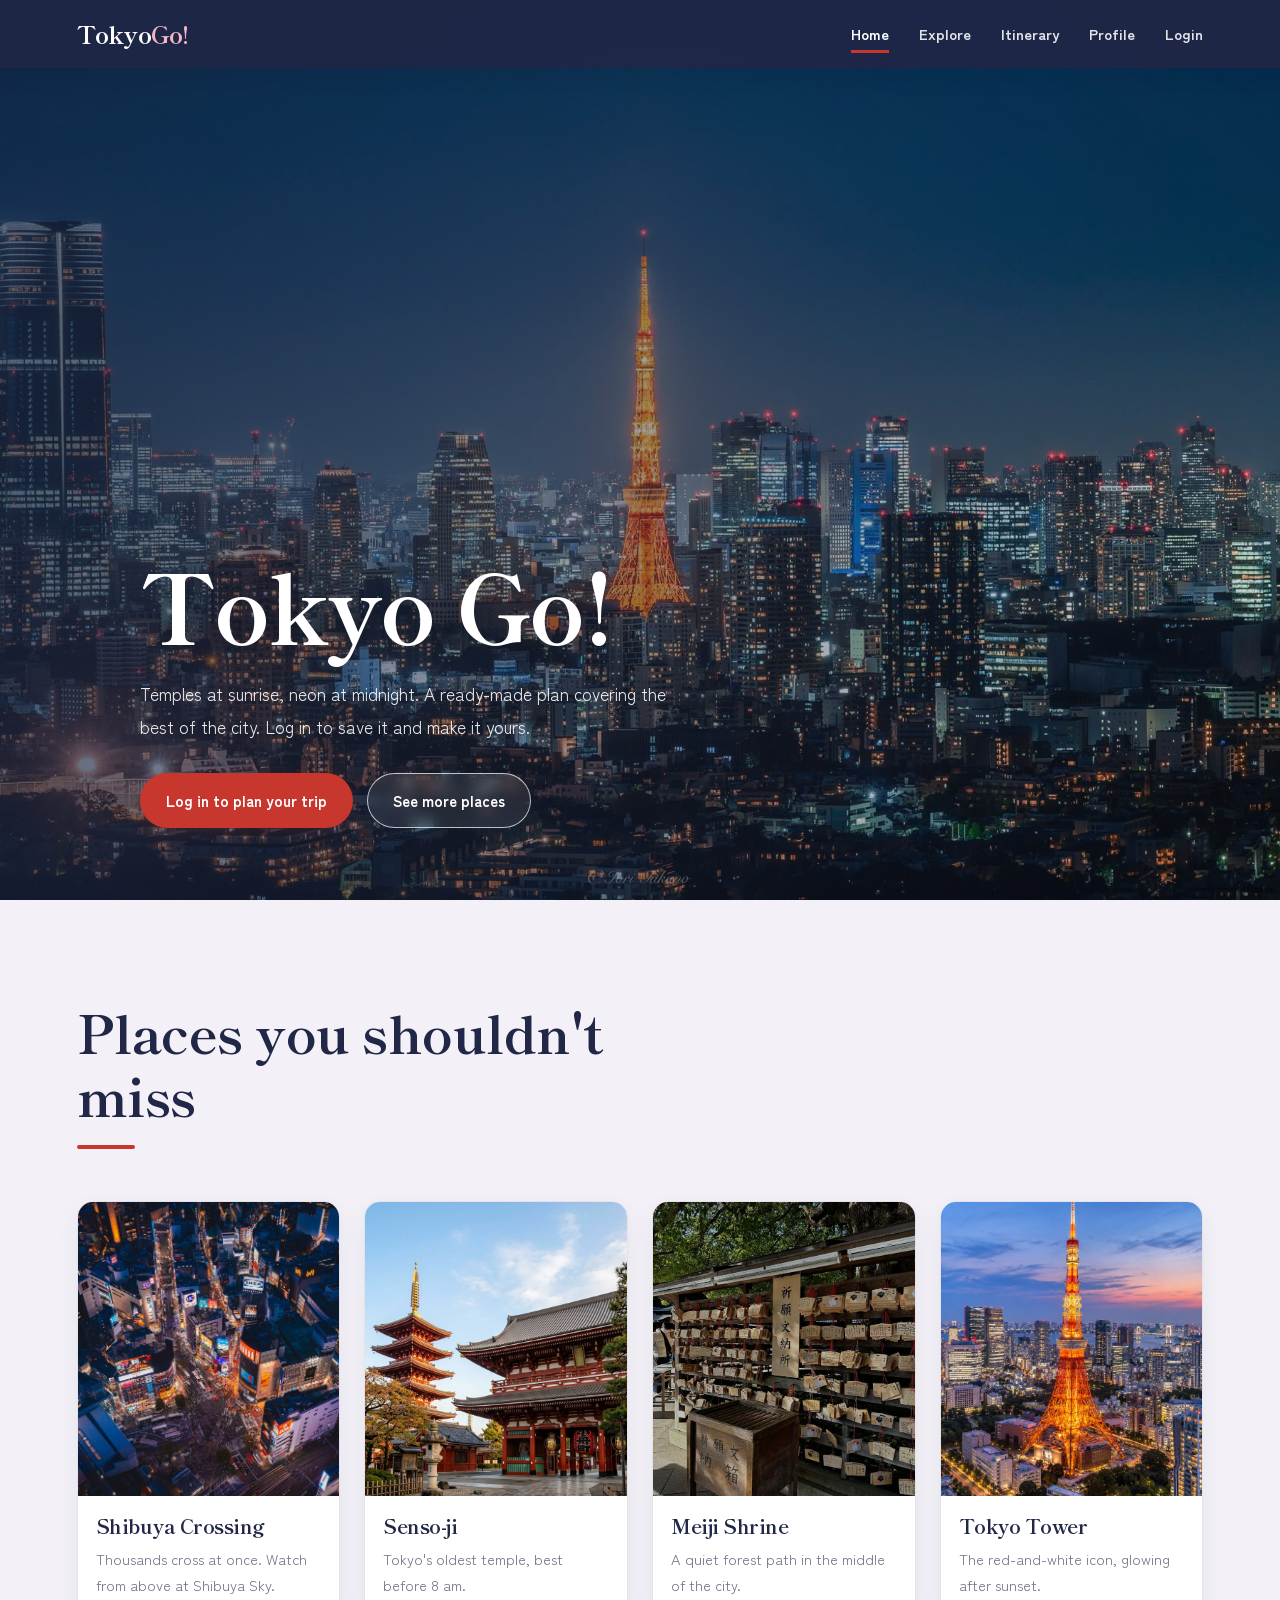
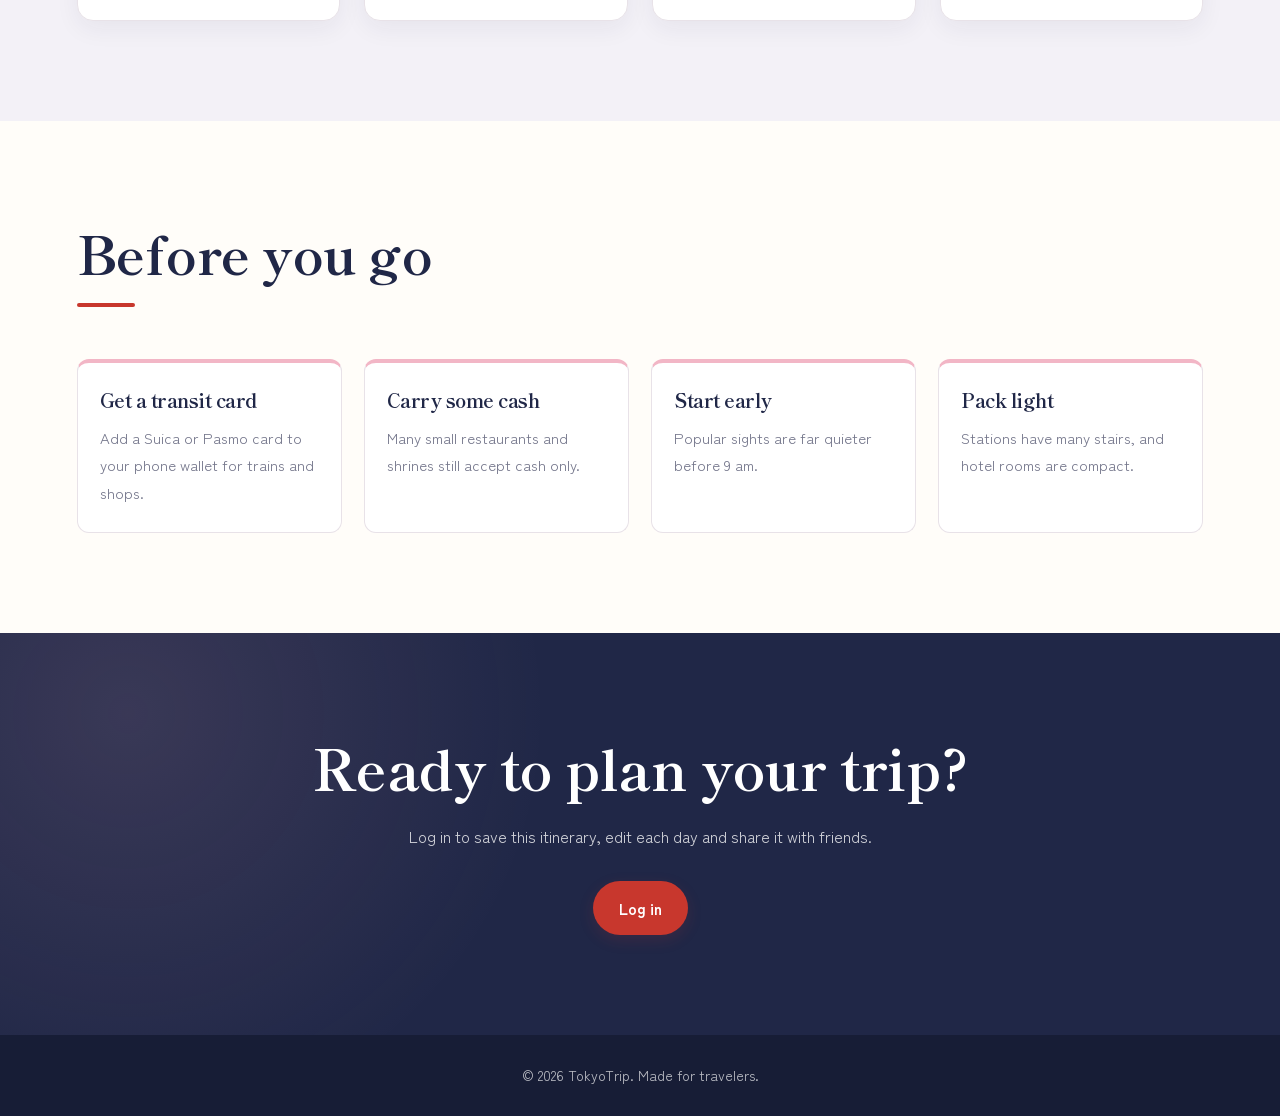
<file: src/main/webapp/index.html>
<!DOCTYPE html>
<html lang="en">
<head>
<meta charset="utf-8">
<meta name="viewport" content="width=device-width, initial-scale=1">
<title>Tokyo Go!</title>
<link rel="preconnect" href="https://fonts.googleapis.com">
<link href="https://fonts.googleapis.com/css2?family=Shippori+Mincho:wght@700&family=Zen+Kaku+Gothic+New:wght@400;700&display=swap" rel="stylesheet">
<link rel="stylesheet" href="style.css">
<link rel="preconnect" href="https://fonts.googleapis.com">
<link href="https://fonts.googleapis.com/css2?family=Shippori+Mincho:wght@700&family=Zen+Kaku+Gothic+New:wght@400;700&display=swap" rel="stylesheet">
<link rel="stylesheet" href="navbar.css">
</head>
<body>
<nav>
  <a class="logo" href="index.html">Tokyo<span>Go!</span></a>
  <button class="menu" aria-label="Open menu">☰</button>
  <ul id="links">
  	<li><a href="index.html" class="active">Home</a></li>
    <li><a href="explore.html">Explore</a></li>
    <li><a href="manage.html">Itinerary</a></li>
    <li><a href="users.html">Profile</a></li>
    <li><a href="login.html">Login</a></li>
  </ul>
</nav>

<header class="hero">
  <div class="bg img"><img src="img/tokyo3.jpg" alt="Tokyo street at night with neon signs"></div>
  <div>
    <h1>Tokyo Go!</h1>
    <p>Temples at sunrise, neon at midnight. A ready-made plan covering the best of the city. Log in to save it and make it yours.</p>
    <div class="row">
      <a class="btn" href="login.html">Log in to plan your trip</a>
      <a class="btn ghost" href="explore.html">See more places</a>
    </div>
  </div>
</header>

<section id="places" class="alt">
  <div class="wrap">
    <div class="head"><h2>Places you shouldn't miss</h2></div>
    <div class="places">
      <div class="place"><div class="img"><img src="img/shibuya2.jpg" auto="format&fit=crop&w=600&q=70" alt="Shibuya Crossing" loading="lazy"></div><h3>Shibuya Crossing</h3><p>Thousands cross at once. Watch from above at Shibuya Sky.</p></div>
      <div class="place"><div class="img"><img src="img/senso-ji.jpeg" auto="format&fit=crop&w=600&q=70" alt="Senso-ji" loading="lazy"></div><h3>Senso-ji</h3><p>Tokyo's oldest temple, best before 8 am.</p></div>
      <div class="place"><div class="img"><img src="img/meiji.jpg" auto="format&fit=crop&w=600&q=70" alt="Meiji Shrine" loading="lazy"></div><h3>Meiji Shrine</h3><p>A quiet forest path in the middle of the city.</p></div>
      <div class="place"><div class="img"><img src="img/tokyoTower.jpg" auto="format&fit=crop&w=600&q=70" alt="Tokyo Tower" loading="lazy"></div><h3>Tokyo Tower</h3><p>The red-and-white icon, glowing after sunset.</p></div>
    </div>
  </div>
</section>

<section id="tips">
  <div class="wrap">
    <div class="head"><h2>Before you go</h2></div>
    <div class="tips">
      <div><h3>Get a transit card</h3><p>Add a Suica or Pasmo card to your phone wallet for trains and shops.</p></div>
      <div><h3>Carry some cash</h3><p>Many small restaurants and shrines still accept cash only.</p></div>
      <div><h3>Start early</h3><p>Popular sights are far quieter before 9 am.</p></div>
      <div><h3>Pack light</h3><p>Stations have many stairs, and hotel rooms are compact.</p></div>
    </div>
  </div>
</section>

<section class="cta">
  <div class="wrap">
    <h2>Ready to plan your trip?</h2>
    <p>Log in to save this itinerary, edit each day and share it with friends.</p>
    <a class="btn" href="login.html">Log in</a>
  </div>
</section>

<footer>© 2026 TokyoTrip. Made for travelers.</footer>

<script src="navbar.js"></script>
<script src="index.js"></script>

</body>
</html>
</file>
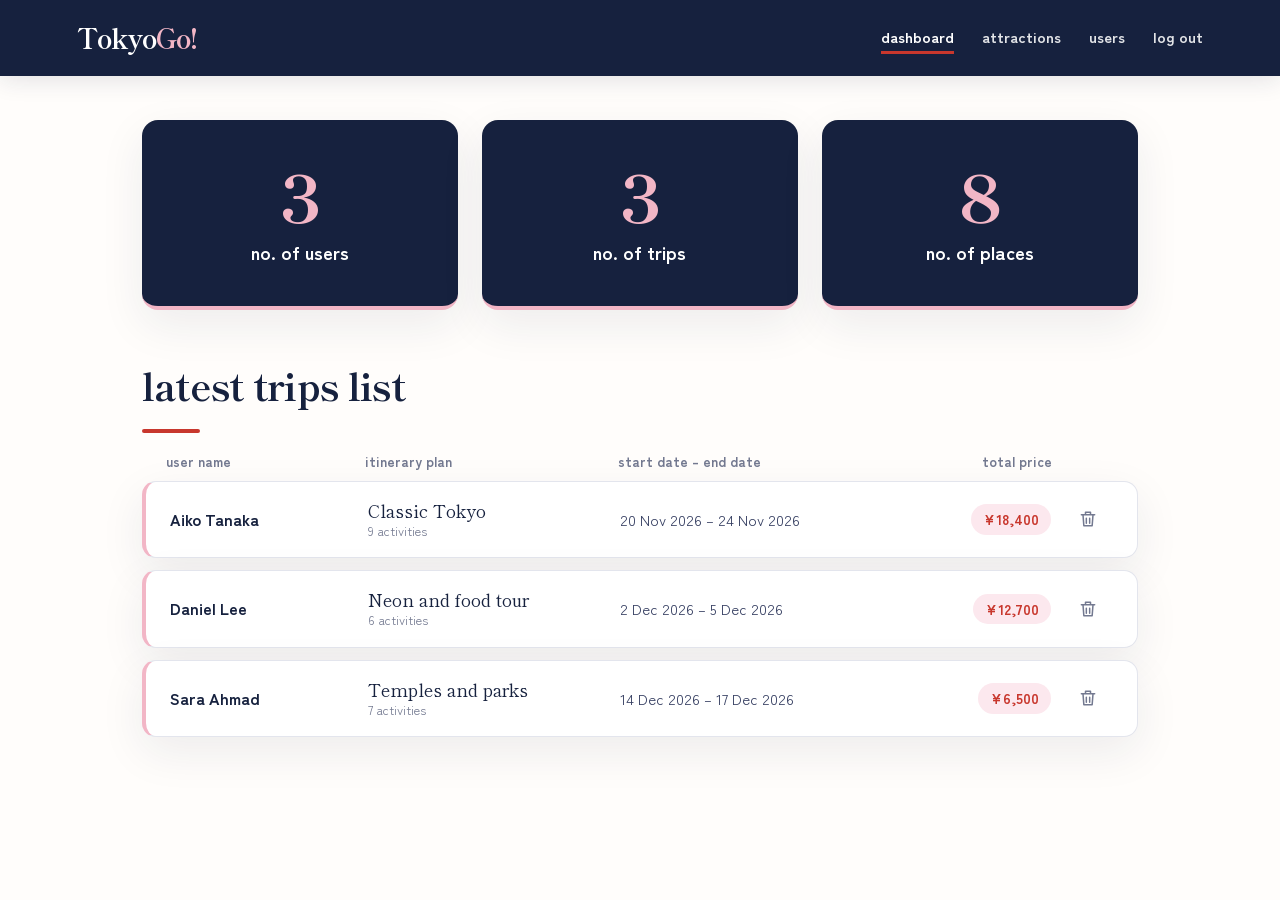
<file: src/main/webapp/dashboard.html>
<!DOCTYPE html>
<html lang="en">
<head>
<meta charset="UTF-8">
<meta name="viewport" content="width=device-width, initial-scale=1.0">
<title>Dashboard | Tokyo Go!</title>
<link rel="preconnect" href="https://fonts.googleapis.com">
<link rel="preconnect" href="https://fonts.gstatic.com" crossorigin>
<link href="https://fonts.googleapis.com/css2?family=Shippori+Mincho:wght@700&family=Zen+Kaku+Gothic+New:wght@400;500;700&display=swap" rel="stylesheet">
<link rel="stylesheet" href="dashboard.css">
<script src="dashboard.js" defer></script>
</head>
<body>

<header class="top">
  <a class="logo" href="index.html" aria-label="Tokyo Go home">Tokyo<span>Go!</span></a>
  <nav aria-label="Admin">
    <a href="dashboard.html" aria-current="page">dashboard</a>
    <a href="attraction.html">attractions</a>
    <a href="users.html">users</a>
    <a href="login.html">log out</a>
  </nav>
</header>

<main class="wrap">
  <h1 class="sr">Dashboard</h1>
  <section class="stats" aria-label="Totals">
    <div class="stat">
      <strong id="n-users">0</strong>
      <span>no. of users</span>
    </div>
    <div class="stat">
      <strong id="n-trips">0</strong>
      <span>no. of trips</span>
    </div>
    <div class="stat">
      <strong id="n-places">0</strong>
      <span>no. of places</span>
    </div>
  </section>

  <section class="trips" aria-labelledby="trips-title">
    <h2 id="trips-title">latest trips list</h2>

    <div class="cols" aria-hidden="true">
      <span>user name</span>
      <span>itinerary plan</span>
      <span>start date – end date</span>
      <span>total price</span>
      <span></span>
    </div>

    <ul id="trip-list"></ul>
  </section>

</main>
</body>
</html>
</file>
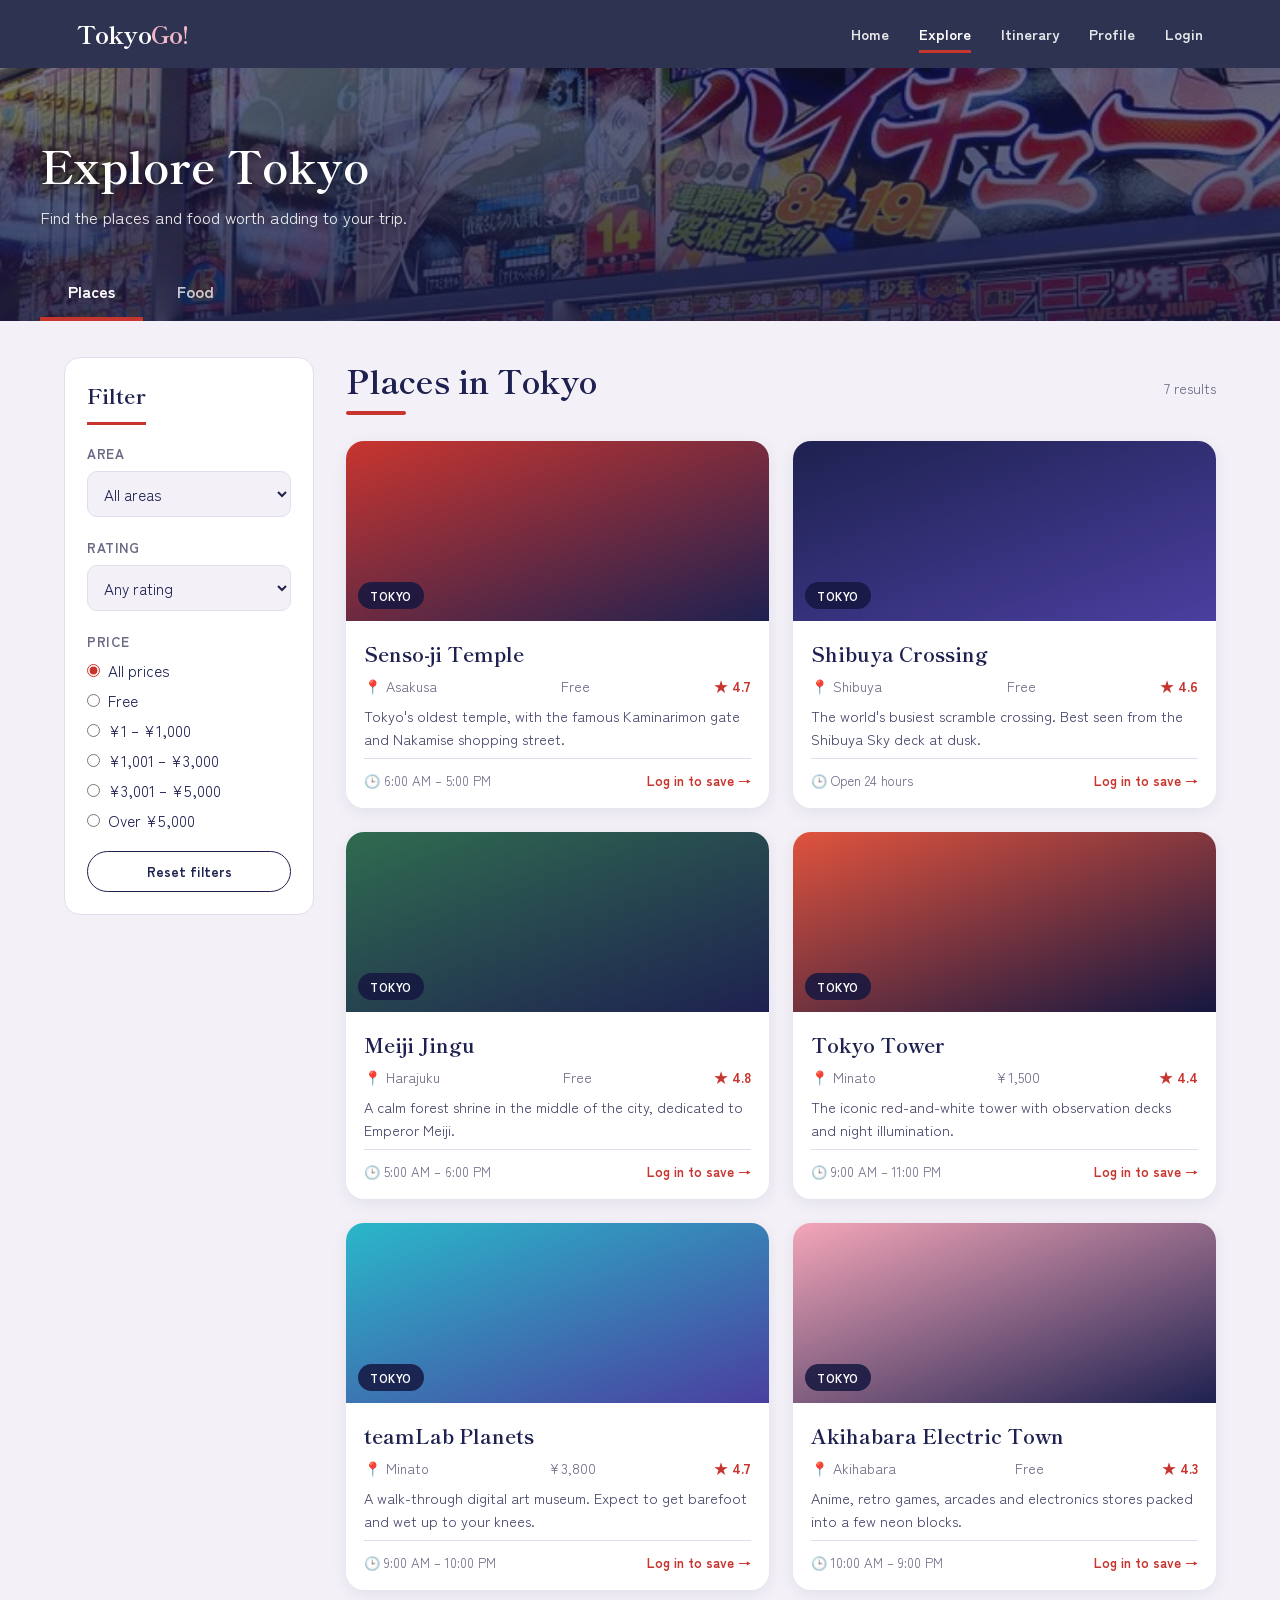
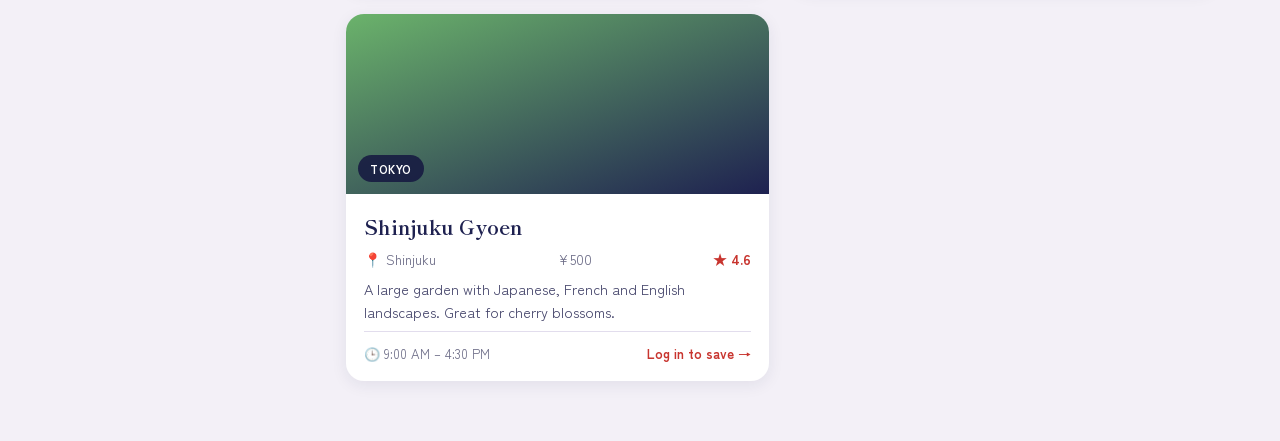
<file: src/main/webapp/explore.html>
<!DOCTYPE html>
<html lang="en">
<head>
<meta charset="UTF-8">
<meta name="viewport" content="width=device-width, initial-scale=1">
<title>Explore | TokyoGo!</title>
<link rel="preconnect" href="https://fonts.googleapis.com">
<link rel="preconnect" href="https://fonts.gstatic.com" crossorigin>
<link href="https://fonts.googleapis.com/css2?family=Shippori+Mincho:wght@700&family=Zen+Kaku+Gothic+New:wght@400;500;700&display=swap" rel="stylesheet">
<link rel="stylesheet" href="navbar.css">
<link rel="stylesheet" href="explore.css">
</head>
<body class="page">

<nav>
  <a class="logo" href="index.html">Tokyo<span>Go!</span></a>
  <button class="menu" aria-label="Open menu">☰</button>
  <ul id="links">
    <li><a href="index.html">Home</a></li>
    <li><a href="explore.html" class="active">Explore</a></li>
    <li><a href="manage.html">Itinerary</a></li>
    <li><a href="users.html">Profile</a></li>
    <li><a href="login.html">Login</a></li>
  </ul>
</nav>

<section class="page-head">
  <div class="inner">
    <h1>Explore Tokyo</h1>
    <p>Find the places and food worth adding to your trip.</p>
    <div class="tabs">
      <button class="tab active" data-type="place">Places</button>
      <button class="tab" data-type="food">Food</button>
    </div>
  </div>
</section>

<main class="layout">
  <!-- FILTER -->
  <aside class="filter">
    <h3>Filter</h3>

    <div class="field">
      <label class="title" for="area">Area</label>
      <select id="area">
        <option value="all">All areas</option>
        <option>Asakusa</option>
        <option>Shibuya</option>
        <option>Shinjuku</option>
        <option>Harajuku</option>
        <option>Akihabara</option>
        <option>Minato</option>
      </select>
    </div>

    <div class="field">
      <label class="title" for="rating">Rating</label>
      <select id="rating">
        <option value="0">Any rating</option>
        <option value="4.5">4.5 &amp; up</option>
        <option value="4">4.0 &amp; up</option>
        <option value="3.5">3.5 &amp; up</option>
      </select>
    </div>

    <div class="field">
      <span class="title">Price</span>
      <label class="radio"><input type="radio" name="price" data-min="0" data-max="999999" checked> All prices</label>
      <label class="radio"><input type="radio" name="price" data-min="0" data-max="0"> Free</label>
      <label class="radio"><input type="radio" name="price" data-min="1" data-max="1000"> ¥1 – ¥1,000</label>
      <label class="radio"><input type="radio" name="price" data-min="1001" data-max="3000"> ¥1,001 – ¥3,000</label>
      <label class="radio"><input type="radio" name="price" data-min="3001" data-max="5000"> ¥3,001 – ¥5,000</label>
      <label class="radio"><input type="radio" name="price" data-min="5001" data-max="999999"> Over ¥5,000</label>
    </div>

    <button class="reset" id="reset">Reset filters</button>
  </aside>

  <!-- RESULTS -->
  <section>
    <div class="results-head">
      <h2 id="heading">Places in Tokyo</h2>
      <span id="count"></span>
    </div>
    <div class="underline"></div>
    <div class="grid" id="grid"></div>
  </section>
</main>

<script src="navbar.js"></script>
<script src="explore.js"></script>
</body>
</html>
</file>
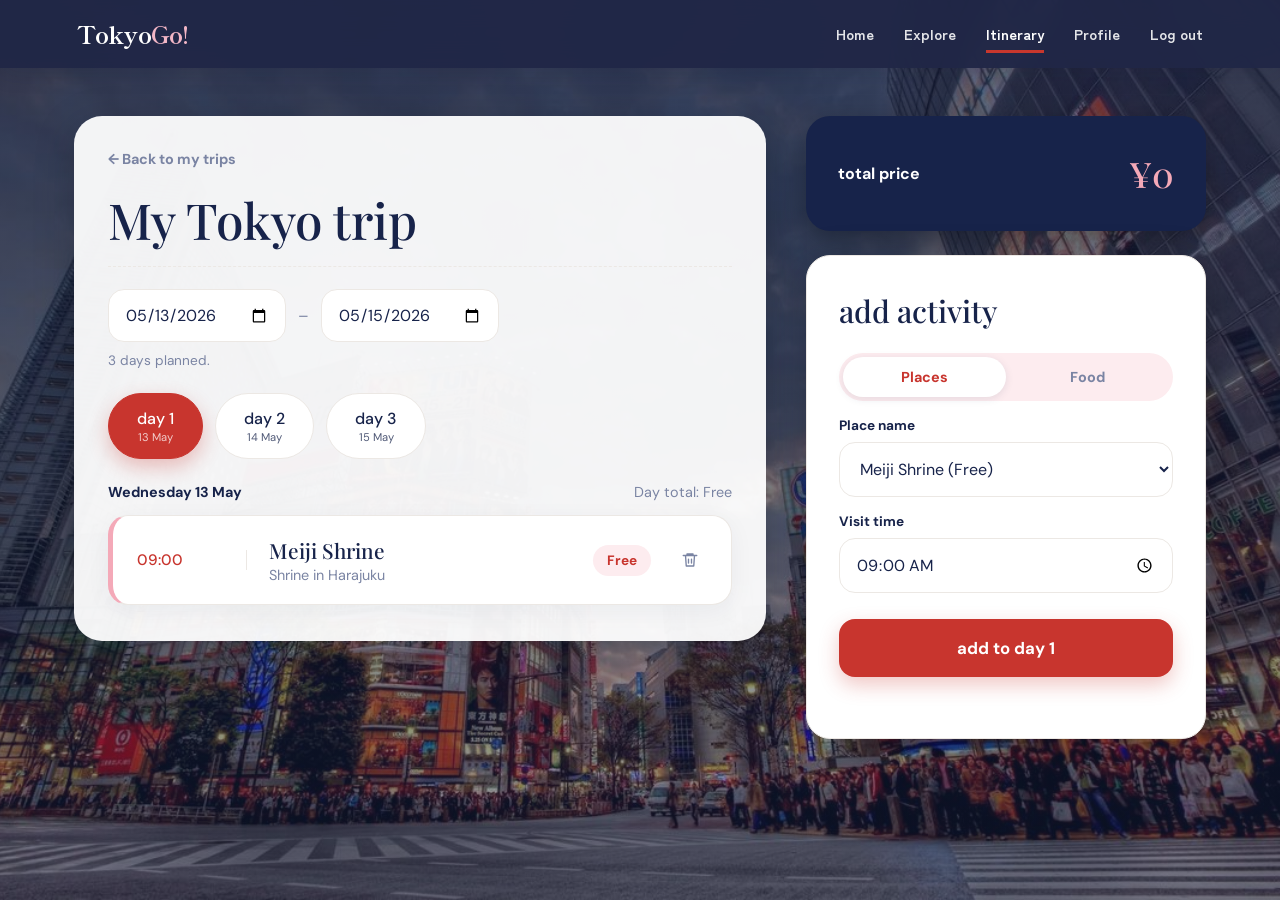
<file: src/main/webapp/itinerary.html>
<!DOCTYPE html>
<html lang="en">
<head>
<meta charset="UTF-8">
<meta name="viewport" content="width=device-width, initial-scale=1">
<title>Itinerary | Tokyo Go!</title>
<link rel="preconnect" href="https://fonts.googleapis.com">
<link href="https://fonts.googleapis.com/css2?family=Shippori+Mincho:wght@700&family=Zen+Kaku+Gothic+New:wght@400;700&family=DM+Sans:wght@400;500;700&family=Playfair+Display:wght@500;600&display=swap" rel="stylesheet">
<link rel="stylesheet" href="navbar.css">
<link rel="stylesheet" href="itinerary.css">
</head>
<body class="page">

<nav>
  <a class="logo" href="index.html">Tokyo<span>Go!</span></a>
  <button class="menu" aria-label="Open menu">☰</button>
  <ul id="links">
    <li><a href="index.html">Home</a></li>
    <li><a href="explore.html">Explore</a></li>
    <li><a href="manage.html" class="active">Itinerary</a></li>
    <li><a href="users.html">Profile</a></li>
    <li><a href="login.html">Log out</a></li>
  </ul>
</nav>

<div class="wrap">
  <section>
    <a class="back-link" href="manage.html">← Back to my trips</a>
    <h1 id="title">My Tokyo trip</h1>

    <div class="dates">
      <input type="date" id="startDate" aria-label="Start date">
      <span class="dash">–</span>
      <input type="date" id="endDate" aria-label="End date">
    </div>
    <div class="hint" id="dateHint">Days are generated from these dates.</div>

    <div class="days" id="days"></div>
    <div class="day-head" id="dayHead"></div>
    <div id="activities"></div>
  </section>

  <aside>
    <div class="total"><span>total price</span><strong id="total">¥0</strong></div>

    <div class="panel">
      <h2>add activity</h2>

      <div class="seg" id="seg">
        <button type="button" class="on" data-cat="place">Places</button>
        <button type="button" data-cat="food">Food</button>
      </div>

      <label for="placeSelect">Place name</label>
      <select id="placeSelect"></select>

      <label for="visitTime">Visit time</label>
      <input type="time" id="visitTime" value="09:00">

      <button class="add-btn" id="addBtn">add to day 1</button>
      <div class="form-err" id="formErr"></div>
    </div>
  </aside>
</div>

<script src="navbar.js"></script>
<script src="itinerary.js"></script>
</body>
</html>
</file>
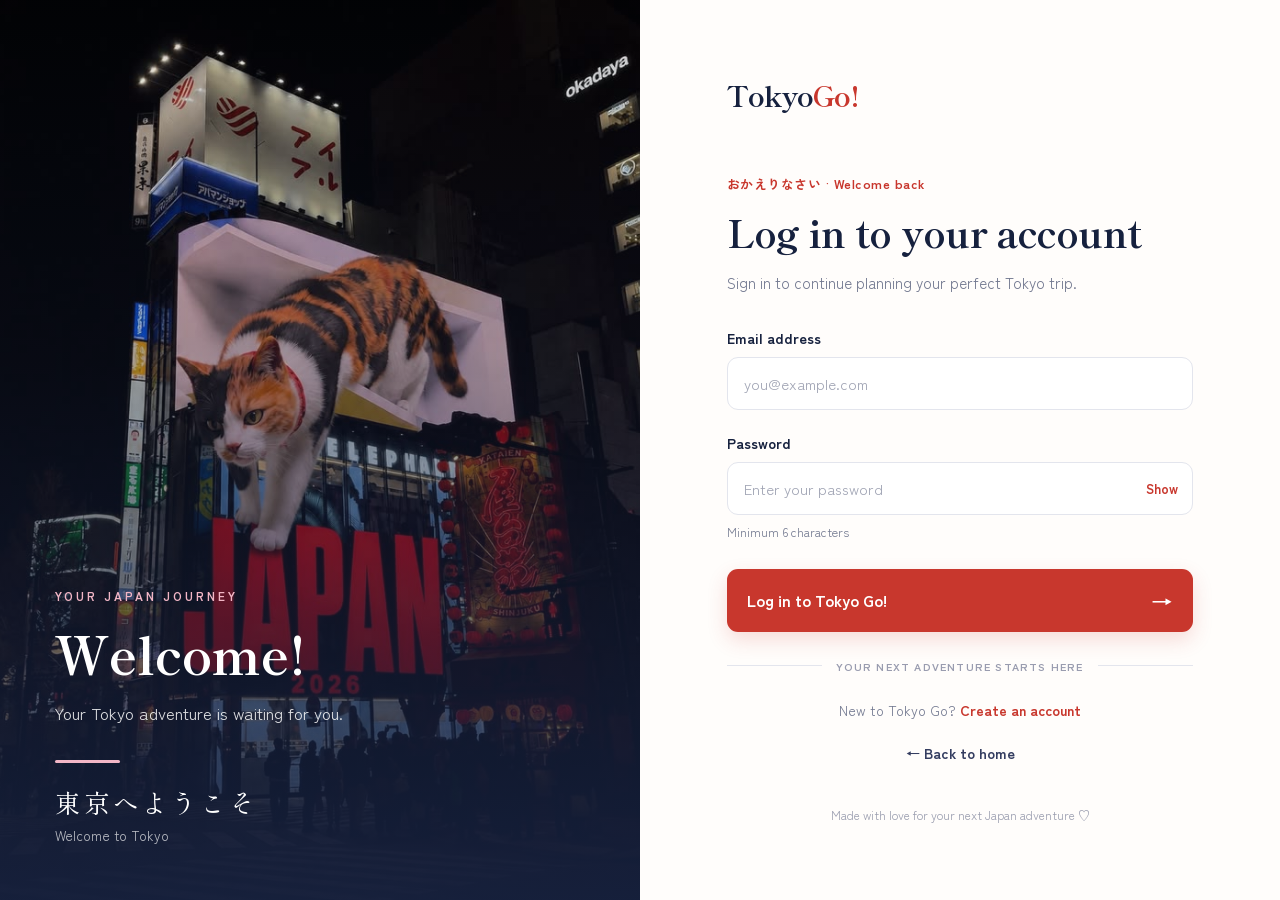
<file: src/main/webapp/login.html>
<!DOCTYPE html>
<html lang="en">
<head>
    <meta charset="UTF-8">
    <meta name="viewport" content="width=device-width, initial-scale=1.0">

    <title>Log In | Tokyo Go!</title>
    <meta name="description" content="Log in to Tokyo Go! and continue planning your Tokyo adventure.">

    <!-- Google Fonts -->
    <link rel="preconnect" href="https://fonts.googleapis.com">
    <link rel="preconnect" href="https://fonts.gstatic.com" crossorigin>
    <link href="https://fonts.googleapis.com/css2?family=Shippori+Mincho:wght@700&family=Zen+Kaku+Gothic+New:wght@400;500;700&display=swap" rel="stylesheet">

    <!-- CSS -->
    <link rel="stylesheet" href="login.css">

    <!-- JavaScript -->
    <script src="login.js" defer></script>
</head>

<body>
    <div class="split">

        <!-- Left Image Section -->
        <aside class="side">
            <div class="side-image">
                <img
				    src="img/japan2026.jpg"
				    alt="Tokyo city streets illuminated at night"
				>
            </div>

            <div class="side-content">
                <span class="eyebrow">YOUR JAPAN JOURNEY</span>

                <h2>Welcome!</h2>

                <p>Your Tokyo adventure is waiting for you.</p>

                <div class="decorative-line"></div>

                <p class="japanese-text" lang="ja">東京へようこそ</p>
                <p class="translation">Welcome to Tokyo</p>
            </div>
        </aside>

        <!-- Right Login Section -->
        <main class="form-section">

            <a class="logo" href="index.html" aria-label="Tokyo Go home">
                Tokyo<span>Go!</span>
            </a>

            <div class="form-heading">
                <span class="welcome-label">
                    おかえりなさい · Welcome back
                </span>

                <h1>Log in to your account</h1>

                <p class="subtitle">
                    Sign in to continue planning your perfect Tokyo trip.
                </p>
            </div>

            <!-- Login Form -->
            <form id="login-form" novalidate>

                <!-- Email Address -->
                <div class="input-group">
                    <label for="email">Email address</label>

                    <input
                        type="email"
                        id="email"
                        name="email"
                        autocomplete="email"
                        placeholder="you@example.com"
                        required
                    >
                </div>

                <!-- Password -->
                <div class="input-group">
                    <label for="password">Password</label>

                    <div class="password-wrapper">
                        <input
                            type="password"
                            id="password"
                            name="password"
                            autocomplete="current-password"
                            placeholder="Enter your password"
                            required
                        >

                        <button
                            type="button"
                            class="toggle-password"
                            id="toggle-password"
                            aria-label="Show password"
                            aria-controls="password"
                            aria-pressed="false"
                        >
                            Show
                        </button>
                    </div>

                    <p class="password-hint">
                        Minimum 6 characters
                    </p>
                </div>

                <!-- Submit Button -->
                <button type="submit" class="login-button">
                    <span>Log in to Tokyo Go!</span>
                    <span class="button-arrow" aria-hidden="true">→</span>
                </button>

                <!-- Message Area -->
                <div
                    class="message"
                    id="login-message"
                    role="status"
                    aria-live="polite"
                ></div>

            </form>

            <!-- Divider -->
            <div class="divider">
                <span>YOUR NEXT ADVENTURE STARTS HERE</span>
            </div>

            <!-- Sign-up Link -->
            <p class="alt-link">
                New to Tokyo Go?
                <a href="signup.html">Create an account</a>
            </p>

            <!-- Back to Home -->
            <a class="back-home" href="index.html">
                ← Back to home
            </a>

            <p class="footer-note">
                Made with love for your next Japan adventure ♡
            </p>

        </main>
    </div>
</body>
</html>
</file>
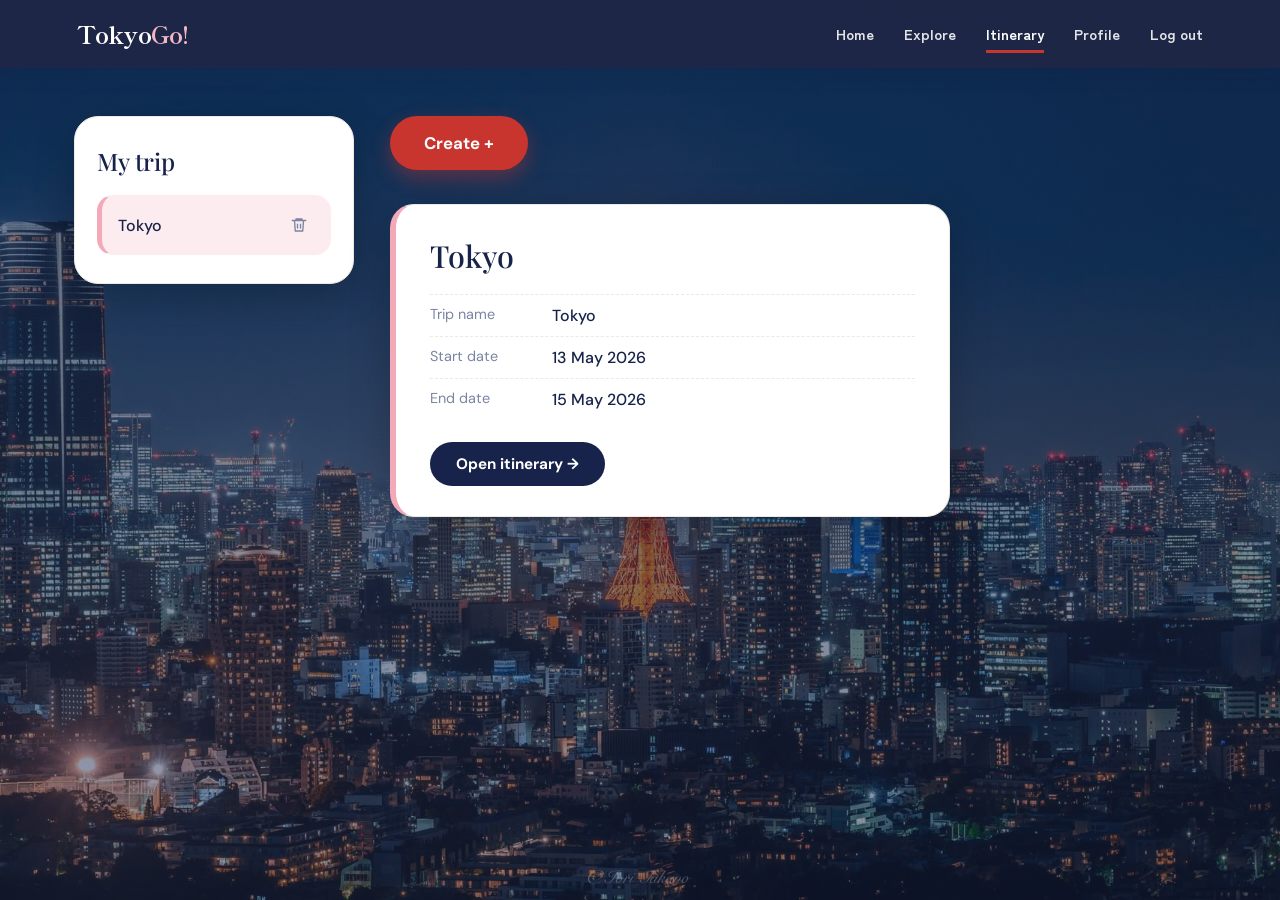
<file: src/main/webapp/manage.html>
<!DOCTYPE html>
<html lang="en">
<head>
<meta charset="UTF-8">
<meta name="viewport" content="width=device-width, initial-scale=1">
<title>Manage | Tokyo Go!</title>
<link rel="preconnect" href="https://fonts.googleapis.com">
<link href="https://fonts.googleapis.com/css2?family=Shippori+Mincho:wght@700&family=Zen+Kaku+Gothic+New:wght@400;700&family=DM+Sans:wght@400;500;700&family=Playfair+Display:wght@500;600&display=swap" rel="stylesheet">
<link rel="stylesheet" href="navbar.css">
<link rel="stylesheet" href="manage.css">
</head>
<body class="page">

<nav>
  <a class="logo" href="index.html">Tokyo<span>Go!</span></a>
  <button class="menu" aria-label="Open menu">☰</button>
  <ul id="links">
    <li><a href="index.html">Home</a></li>
    <li><a href="explore.html">Explore</a></li>
    <li><a href="manage.html" class="active">Itinerary</a></li>
    <li><a href="users.html">Profile</a></li>
    <li><a href="login.html">Log out</a></li>
  </ul>
</nav>

<div class="wrap">
  <aside>
    <h2>My trip</h2>
    <ul id="tripList"></ul>
  </aside>

  <main>
    <button class="create-btn" id="openCreate">Create +</button>
    <div id="detail"></div>
  </main>
</div>

<div class="overlay" id="overlay">
  <form class="modal" id="tripForm">
    <h2>New trip</h2>
    <label for="tName">Trip name</label>
    <input id="tName" type="text" placeholder="e.g. Tokyo" required>
    <label for="tStart">Start date</label>
    <input id="tStart" type="date" required>
    <label for="tEnd">End date</label>
    <input id="tEnd" type="date" required>
    <div class="error" id="formError"></div>
    <div class="btns">
      <button type="button" class="btn-cancel" id="cancelBtn">Cancel</button>
      <button type="submit" class="btn-save">Create</button>
    </div>
  </form>
</div>

<script src="navbar.js"></script>
<script src="manage.js"></script>
</body>
</html>
</file>
<file: src/main/webapp/style.css>
/* ========================================
   TOKYO GO! — JAPANESE TRAVEL DESIGN
   ======================================== */

:root {
    --ink: #202747;
    --ink-light: #343d60;
    --mist: #f3f1f7;
    --paper: #fffdf9;
    --sakura: #f2b6c6;
    --sakura-light: #fce8ee;
    --torii: #c8372d;
    --torii-dark: #a72d25;
    --line: #e8e2e8;
    --muted: #74768b;
    --white: #ffffff;
    --shadow: 0 12px 35px rgba(32, 39, 71, 0.09);
    --radius: 20px;
}

/* Reset */
* {
    box-sizing: border-box;
    margin: 0;
    padding: 0;
}

html {
    scroll-behavior: smooth;
    scroll-padding-top: 90px;
}

body {
    font-family: "Zen Kaku Gothic New", "Hiragino Sans",
        Arial, sans-serif;
    color: var(--ink);
    background: var(--paper);
    line-height: 1.75;
    -webkit-font-smoothing: antialiased;
}

h1,
h2,
h3 {
    font-family: "Shippori Mincho", "Hiragino Mincho ProN",
        Georgia, serif;
    line-height: 1.2;
    font-weight: 700;
    letter-spacing: -0.5px;
}

p {
    overflow-wrap: break-word;
}

a {
    color: inherit;
    transition: color 0.25s ease, background 0.25s ease;
}

img {
    display: block;
    max-width: 100%;
}

.bg video {
  width: 100%;
  height: 100%;
  object-fit: cover;
}

button,
input {
    font: inherit;
}

button,
a {
    -webkit-tap-highlight-color: transparent;
}

:focus-visible {
    outline: 3px solid var(--sakura);
    outline-offset: 4px;
}

/* ========================================
   NAVIGATION
   ======================================== */

nav {
    position: fixed;
    inset: 0 0 auto;
    z-index: 100;
    display: flex;
    align-items: center;
    justify-content: space-between;
    gap: 24px;
    padding: 15px 6vw;
    background: rgba(32, 39, 71, 0.94);
    backdrop-filter: blur(14px);
    -webkit-backdrop-filter: blur(14px);
    color: var(--white);
    box-shadow: 0 4px 25px rgba(20, 25, 48, 0.12);
}

.logo {
    font-family: "Shippori Mincho", Georgia, serif;
    font-size: 1.55rem;
    font-weight: 700;
    text-decoration: none;
    letter-spacing: -0.8px;
    white-space: nowrap;
}

.logo span {
    color: var(--sakura);
}

nav ul {
    display: flex;
    align-items: center;
    gap: 30px;
    list-style: none;
}

nav ul a {
    text-decoration: none;
    font-size: 0.91rem;
    font-weight: 700;
    color: rgba(255, 255, 255, 0.88);
}

nav ul a:hover {
    color: var(--sakura);
}

nav ul a.btn {
    color: var(--white);
}

.menu {
    display: none;
    border: 0;
    background: transparent;
    color: var(--white);
    font-size: 1.8rem;
    cursor: pointer;
    padding: 4px 8px;
}

/* ========================================
   BUTTONS
   ======================================== */

.btn {
    display: inline-flex;
    justify-content: center;
    align-items: center;
    gap: 8px;
    padding: 13px 25px;
    border: 1px solid transparent;
    border-radius: 999px;
    background: var(--torii);
    color: var(--white) !important;
    text-decoration: none;
    text-align: center;
    font-weight: 700;
    font-size: 0.95rem;
    cursor: pointer;
    box-shadow: 0 5px 15px rgba(200, 55, 45, 0.15);
    transition: transform 0.25s ease,
        background 0.25s ease,
        box-shadow 0.25s ease;
}

.btn:hover {
    background: var(--torii-dark);
    transform: translateY(-2px);
    box-shadow: 0 8px 22px rgba(200, 55, 45, 0.22);
}

.btn.ghost {
    background: rgba(255, 255, 255, 0.08);
    border: 1px solid rgba(255, 255, 255, 0.7);
    color: var(--white) !important;
    box-shadow: none;
    backdrop-filter: blur(6px);
}

.btn.ghost:hover {
    background: var(--white);
    color: var(--ink) !important;
}

nav .btn {
    padding: 9px 20px;
    font-size: 0.88rem;
}

/* ========================================
   HERO SECTION
   ======================================== */

.hero {
    min-height: 100vh;
    min-height: 100svh;
    display: grid;
    align-items: end;
    position: relative;
    isolation: isolate;
    overflow: hidden;
    padding: 155px 7vw 8vh;
    color: var(--white);

    background:
        linear-gradient(
            180deg,
            rgba(22, 33, 62, 0.25) 0%,
            rgba(22, 33, 62, 0.48) 40%,
            rgba(22, 33, 62, 0.96) 100%
        ),
        var(--ink);
}

.hero .bg {
    position: absolute;
    inset: 0;
    z-index: -1;
    background: var(--ink);
}

.hero .bg img {
    width: 100%;
    height: 100%;
    object-fit: cover;
    object-position: center;
    opacity: 0.92;
}

.hero .bg::after {
    content: "";
    position: absolute;
    inset: 0;
    background: linear-gradient(
        90deg,
        rgba(22, 33, 62, 0.65),
        rgba(22, 33, 62, 0.08)
    );
}

.hero > div:not(.bg) {
    width: 100%;
    max-width: 1000px;
    margin: 0 auto;
}

.hero h1 {
    max-width: 850px;
    font-size: clamp(3rem, 7.5vw, 6.5rem);
    line-height: 1.08;
    letter-spacing: -2px;
    text-shadow: 0 4px 25px rgba(0, 0, 0, 0.18);
}

.hero p {
    max-width: 540px;
    margin: 22px 0 30px;
    color: rgba(255, 255, 255, 0.9);
    font-size: 1.08rem;
    line-height: 1.9;
}

.hero .row {
    display: flex;
    flex-wrap: wrap;
    gap: 14px;
}

/* ========================================
   DATE PICKER
   ======================================== */

.picker {
    max-width: 700px;
    margin-top: 44px;
    padding: 25px;
    border: 1px solid rgba(255, 255, 255, 0.25);
    border-radius: var(--radius);
    background: rgba(255, 255, 255, 0.12);
    backdrop-filter: blur(16px);
    -webkit-backdrop-filter: blur(16px);
    box-shadow: 0 12px 35px rgba(0, 0, 0, 0.12);
}

.picker label {
    display: block;
    margin-bottom: 8px;
    font-size: 0.88rem;
    font-weight: 700;
    color: var(--white);
}

.pick-row {
    display: flex;
    align-items: end;
    flex-wrap: wrap;
    gap: 14px;
}

.field {
    flex: 1 1 170px;
    min-width: 0;
}

.pick-row input {
    width: 100%;
    min-width: 0;
    padding: 13px 14px;
    border: 1px solid transparent;
    border-radius: 10px;
    background: var(--white);
    color: var(--ink);
    font-size: 0.9rem;
    transition: border-color 0.2s ease,
        box-shadow 0.2s ease;
}

.pick-row input:focus {
    border-color: var(--sakura);
    box-shadow: 0 0 0 4px rgba(242, 182, 198, 0.25);
    outline: none;
}

.pick-row .btn {
    flex-shrink: 0;
}

.picker p {
    margin: 14px 0 0;
    color: rgba(255, 255, 255, 0.9);
    font-size: 0.88rem;
}

/* ========================================
   SECTION HEADINGS
   ======================================== */

section {
    padding: 100px 6vw;
}

.wrap {
    max-width: 1150px;
    margin: 0 auto;
}

.head {
    max-width: 620px;
    margin-bottom: 52px;
}

.head h2 {
    margin-bottom: 16px;
    font-size: clamp(2rem, 4.2vw, 3.3rem);
    color: var(--ink);
}

.head p {
    color: var(--muted);
    font-size: 1rem;
    line-height: 1.9;
}

/* Decorative heading underline */
.head h2::after {
    content: "";
    display: block;
    width: 58px;
    height: 4px;
    margin-top: 18px;
    border-radius: 99px;
    background: var(--torii);
}

/* ========================================
   FIVE-DAY ITINERARY
   ======================================== */

.days {
    display: grid;
    gap: 38px;
}

.day {
    display: grid;
    grid-template-columns: 1.05fr 1fr;
    align-items: center;
    gap: 40px;
    padding: 22px;
    border: 1px solid var(--line);
    border-radius: var(--radius);
    background: var(--white);
    box-shadow: var(--shadow);
    transition: transform 0.3s ease,
        box-shadow 0.3s ease;
}

.day:hover {
    transform: translateY(-4px);
    box-shadow: 0 18px 45px rgba(32, 39, 71, 0.13);
}

.day:nth-child(even) .img {
    order: 2;
}

.img {
    overflow: hidden;
    background: linear-gradient(
        135deg,
        #e4d9eb,
        #f2b6c6
    );
}

.img img {
    width: 100%;
    height: 100%;
    object-fit: cover;
    transition: transform 0.6s ease;
}

.day:hover .img img,
.place:hover .img img {
    transform: scale(1.045);
}

.day .img {
    aspect-ratio: 4 / 3;
    min-height: 220px;
    border-radius: 14px;
}

.day small {
    display: inline-block;
    margin-bottom: 12px;
    padding: 5px 13px;
    border-radius: 999px;
    background: var(--sakura-light);
    color: var(--torii);
    font-size: 0.8rem;
    font-weight: 700;
    letter-spacing: 0.5px;
}

.day h3 {
    margin-bottom: 14px;
    font-size: clamp(1.5rem, 2.6vw, 2.1rem);
}

.day p {
    color: var(--muted);
    line-height: 1.85;
}

.day ul {
    margin: 20px 0 0;
    padding-left: 20px;
    color: var(--ink-light);
}

.day li {
    margin-bottom: 9px;
    padding-left: 3px;
}

.day li::marker {
    color: var(--torii);
}

/* ========================================
   PLACES SECTION
   ======================================== */

.alt {
    background: var(--mist);
}

.places {
    display: grid;
    grid-template-columns: repeat(4, minmax(0, 1fr));
    gap: 24px;
}

.place {
    overflow: hidden;
    border: 1px solid var(--line);
    border-radius: 16px;
    background: var(--white);
    box-shadow: 0 8px 24px rgba(32, 39, 71, 0.06);
    transition: transform 0.3s ease,
        box-shadow 0.3s ease;
}

.place:hover {
    transform: translateY(-6px);
    box-shadow: var(--shadow);
}

.place .img {
    aspect-ratio: 4 / 4.5;
    overflow: hidden;
    margin-bottom: 0;
    border-radius: 0;
}

.place h3 {
    margin: 18px 18px 8px;
    font-size: 1.25rem;
}

.place p {
    margin: 0 18px 22px;
    color: var(--muted);
    font-size: 0.91rem;
    line-height: 1.8;
}

/* ========================================
   TRAVEL TIPS
   ======================================== */

.tips {
    display: grid;
    grid-template-columns: repeat(4, minmax(0, 1fr));
    gap: 22px;
}

.tips > div {
    padding: 26px 22px;
    border: 1px solid var(--line);
    border-top: 4px solid var(--sakura);
    border-radius: 12px;
    background: var(--white);
    transition: transform 0.25s ease,
        border-top-color 0.25s ease;
}

.tips > div:hover {
    transform: translateY(-4px);
    border-top-color: var(--torii);
}

.tips h3 {
    margin-bottom: 12px;
    font-size: 1.2rem;
}

.tips p {
    color: var(--muted);
    font-size: 0.93rem;
    line-height: 1.85;
}

/* ========================================
   CALL TO ACTION
   ======================================== */

.cta {
    position: relative;
    overflow: hidden;
    background:
        radial-gradient(
            circle at 10% 20%,
            rgba(242, 182, 198, 0.12),
            transparent 35%
        ),
        var(--ink);
    color: var(--white);
    text-align: center;
}

.cta .wrap {
    max-width: 760px;
}

.cta h2 {
    margin-bottom: 20px;
    font-size: clamp(2.1rem, 5vw, 3.5rem);
}

.cta p {
    margin-bottom: 30px;
    color: rgba(255, 255, 255, 0.78);
    line-height: 1.9;
}

/* ========================================
   FOOTER
   ======================================== */

footer {
    padding: 28px 6vw;
    background: #171d36;
    color: rgba(255, 255, 255, 0.7);
    text-align: center;
    font-size: 0.88rem;
}

/* ========================================
   RESPONSIVE DESIGN
   ======================================== */

@media (max-width: 1000px) {
    nav {
        padding: 14px 4vw;
    }

    nav ul {
        gap: 17px;
    }

    .places,
    .tips {
        grid-template-columns: repeat(2, minmax(0, 1fr));
    }

    .day {
        gap: 26px;
    }
}

@media (max-width: 800px) {
    nav {
        padding: 13px 5vw;
    }

    .menu {
        display: block;
    }

    nav ul {
        display: none;
        position: absolute;
        top: 100%;
        left: 0;
        right: 0;
        flex-direction: column;
        align-items: stretch;
        gap: 0;
        padding: 12px 5vw 22px;
        background: var(--ink);
        box-shadow: 0 15px 22px rgba(0, 0, 0, 0.15);
    }

    nav ul.open {
        display: flex;
    }

    nav ul li {
        width: 100%;
        text-align: center;
    }

    nav ul li a {
        display: block;
        padding: 12px;
    }

    nav ul li .btn {
        margin-top: 8px;
    }

    .hero {
        padding: 130px 6vw 7vh;
    }

    .hero h1 {
        font-size: clamp(2.8rem, 10vw, 4.5rem);
    }

    .hero .bg::after {
        background: linear-gradient(
            180deg,
            rgba(22, 33, 62, 0.3),
            rgba(22, 33, 62, 0.9)
        );
    }

    section {
        padding: 72px 6vw;
    }

    .day {
        grid-template-columns: 1fr;
        gap: 22px;
        padding: 17px;
    }

    .day:nth-child(even) .img {
        order: 0;
    }

    .day .img {
        min-height: 0;
        aspect-ratio: 16 / 10;
    }

    .head {
        margin-bottom: 35px;
    }

    .days {
        gap: 25px;
    }
}

@media (max-width: 520px) {
    .logo {
        font-size: 1.35rem;
    }

    .hero {
        padding: 115px 5vw 45px;
    }

    .hero h1 {
        font-size: 2.8rem;
        letter-spacing: -1px;
    }

    .hero p {
        margin: 16px 0 23px;
        font-size: 0.98rem;
    }

    .hero .row {
        flex-direction: column;
        align-items: stretch;
    }

    .hero .row .btn {
        width: 100%;
    }

    .picker {
        margin-top: 32px;
        padding: 18px;
        border-radius: 15px;
    }

    .pick-row {
        align-items: stretch;
        flex-direction: column;
    }

    .field {
        flex-basis: auto;
        width: 100%;
    }

    .pick-row .btn {
        width: 100%;
    }

    section {
        padding: 58px 5vw;
    }

    .head h2 {
        font-size: 2rem;
    }

    .places,
    .tips {
        grid-template-columns: 1fr;
        gap: 20px;
    }

    .place .img {
        aspect-ratio: 16 / 10;
    }

    .day h3 {
        font-size: 1.65rem;
    }

    .day ul {
        padding-left: 19px;
    }

    .cta h2 {
        font-size: 2.15rem;
    }
}

/* ========================================
   REDUCED MOTION ACCESSIBILITY
   ======================================== */

@media (prefers-reduced-motion: reduce) {
    *,
    *::before,
    *::after {
        scroll-behavior: auto !important;
        transition-duration: 0.01ms !important;
        animation-duration: 0.01ms !important;
    }
}
</file>
<file: src/main/webapp/navbar.css>
/* ===== SHARED NAVBAR (link this on every page) ===== */
nav {
  --nav-bg: rgba(32, 39, 71, 0.94);
  --nav-accent: #f2b6c6;
  --nav-active: #c8372d;

  position: fixed;
  inset: 0 0 auto;
  z-index: 100;
  height: 68px;
  display: flex;
  align-items: center;
  justify-content: space-between;
  gap: 24px;
  padding: 0 6vw;
  background: var(--nav-bg);
  backdrop-filter: blur(14px);
  -webkit-backdrop-filter: blur(14px);
  color: #fff;
  box-shadow: 0 4px 25px rgba(20, 25, 48, 0.12);
  font-family: "Zen Kaku Gothic New", "Hiragino Sans", Arial, sans-serif;
  line-height: 1.2;
}

nav .logo {
  font-family: "Shippori Mincho", Georgia, serif;
  font-size: 1.55rem;
  font-weight: 700;
  letter-spacing: -0.8px;
  text-decoration: none;
  white-space: nowrap;
  color: #fff;
}
nav .logo span { color: var(--nav-accent); }

nav ul {
  display: flex;
  align-items: center;
  gap: 30px;
  list-style: none;
  margin: 0;
  padding: 0;
}
nav ul a {
  text-decoration: none;
  font-size: 0.91rem;
  font-weight: 700;
  color: rgba(255, 255, 255, 0.88);
  padding: 6px 0;
  border-bottom: 3px solid transparent;
  transition: color .25s ease, border-color .25s ease;
}
nav ul a:hover { color: var(--nav-accent); }
nav ul a.active {
  color: #fff;
  border-bottom-color: var(--nav-active);
}

nav .menu {
  display: none;
  border: 0;
  background: transparent;
  color: #fff;
  font-size: 1.8rem;
  cursor: pointer;
  padding: 4px 8px;
}

/* Pages without a full-screen hero need space under the fixed navbar */
body.page { padding-top: 68px; }

@media (max-width: 1000px) {
  nav { padding: 0 4vw; }
  nav ul { gap: 17px; }
}
@media (max-width: 800px) {
  nav { padding: 0 5vw; }
  nav .menu { display: block; }
  nav ul {
    display: none;
    position: absolute;
    top: 100%;
    left: 0;
    right: 0;
    flex-direction: column;
    align-items: stretch;
    gap: 0;
    padding: 12px 5vw 22px;
    background: #202747;
    box-shadow: 0 15px 22px rgba(0, 0, 0, 0.15);
  }
  nav ul.open { display: flex; }
  nav ul li { width: 100%; text-align: center; }
  nav ul li a { display: block; padding: 12px; border-bottom: 0; }
}
@media (max-width: 520px) {
  nav .logo { font-size: 1.35rem; }
}
</file>
<file: src/main/webapp/dashboard.css>
/* TOKYO GO! — DASHBOARD (same theme as login + itinerary) */
:root{
  --ink:#16213e;
  --ink-light:#343d60;
  --mist:#eef1f7;
  --paper:#fffdfb;
  --sakura:#f2b6c6;
  --sakura-light:#fce8ee;
  --torii:#c8372d;
  --line:#e3e5ed;
  --muted:#737990;
  --white:#fff;
  --shadow:0 15px 45px rgba(22,33,62,.08);
}
*{box-sizing:border-box;margin:0;padding:0}
body{font-family:"Zen Kaku Gothic New",Arial,sans-serif;background:var(--paper);color:var(--ink);line-height:1.6;min-height:100vh}
button{font:inherit;color:inherit}
a{color:inherit;text-decoration:none}
:focus-visible{outline:3px solid var(--sakura);outline-offset:3px}
.sr{position:absolute;width:1px;height:1px;overflow:hidden;clip:rect(0 0 0 0)}

/* Header */
.top{display:flex;align-items:center;justify-content:space-between;gap:20px;padding:16px 6vw;background:var(--ink);color:var(--white);box-shadow:0 4px 25px rgba(22,33,62,.12)}
.logo{font-family:"Shippori Mincho",Georgia,serif;font-size:1.7rem;font-weight:700;letter-spacing:-1px;white-space:nowrap}
.logo span{color:var(--sakura)}
.top nav{display:flex;flex-wrap:wrap;justify-content:flex-end;gap:8px 28px;font-size:.93rem;font-weight:700}
.top nav a{color:rgba(255,255,255,.88);transition:color .2s}
.top nav a:hover{color:var(--sakura)}
.top nav a[aria-current]{color:var(--white);box-shadow:0 3px 0 var(--torii);padding-bottom:2px}

.wrap{max-width:1150px;margin:0 auto;padding:44px 6vw 70px}

/* Stat cards */
.stats{display:grid;grid-template-columns:repeat(3,minmax(0,1fr));gap:24px;margin-bottom:44px}
.stat{display:flex;flex-direction:column;justify-content:center;align-items:center;gap:6px;min-height:190px;padding:28px;border-radius:16px;background:var(--ink);color:var(--white);text-align:center;box-shadow:var(--shadow);border-bottom:4px solid var(--sakura);transition:border-color .25s,transform .25s}
.stat:hover{border-bottom-color:var(--torii);transform:translateY(-3px)}
.stat strong{font-family:"Shippori Mincho",Georgia,serif;font-size:clamp(2.8rem,6vw,4.2rem);line-height:1.1;color:var(--sakura);letter-spacing:-1px}
.stat span{font-size:1.15rem;font-weight:700}

/* Trips list */
.trips h2{margin-bottom:18px;font-family:"Shippori Mincho",Georgia,serif;font-size:clamp(1.8rem,3vw,2.4rem);letter-spacing:-.7px}
.trips h2::after{content:"";display:block;width:58px;height:4px;margin-top:14px;border-radius:99px;background:var(--torii)}

.cols,.trip{display:grid;grid-template-columns:1fr 1.3fr 1.5fr .8fr 44px;align-items:center;gap:18px}
.cols{padding:0 24px 8px;color:var(--muted);font-size:.85rem;font-weight:700}
.cols span:nth-child(4),.trip .price{text-align:right}

#trip-list{list-style:none;display:flex;flex-direction:column;gap:12px}
.trip{padding:18px 24px;border:1px solid var(--line);border-left:4px solid var(--sakura);border-radius:14px;background:var(--white);box-shadow:var(--shadow);transition:border-left-color .25s}
.trip:hover{border-left-color:var(--torii)}
.trip .user{font-weight:700}
.trip .plan{font-family:"Shippori Mincho",Georgia,serif;font-size:1.1rem;line-height:1.3}
.trip .plan small{display:block;font-family:"Zen Kaku Gothic New",sans-serif;color:var(--muted);font-size:.8rem}
.trip .dates{color:var(--ink-light);font-size:.93rem}
.trip .price{justify-self:end;padding:4px 12px;border-radius:999px;background:var(--sakura-light);color:var(--torii);font-size:.88rem;font-weight:700;white-space:nowrap}
.trash{display:grid;place-items:center;width:38px;height:38px;border:0;border-radius:10px;background:transparent;color:var(--muted);cursor:pointer;transition:background .2s,color .2s}
.trash:hover{background:var(--sakura-light);color:var(--torii)}
.trash svg{width:20px;height:20px}
.empty{padding:34px 24px;border:1.5px dashed var(--line);border-radius:14px;background:var(--mist);color:var(--muted);text-align:center}

/* Responsive */
@media (max-width:900px){
  .stats{gap:14px}
  .stat{min-height:150px;padding:18px 10px}
  .stat span{font-size:.95rem}
}
@media (max-width:720px){
  .stats{grid-template-columns:1fr}
  .stat{min-height:120px}
  .cols{display:none}
  .trip{grid-template-columns:1fr auto;gap:6px 14px;padding:16px}
  .trip .plan,.trip .dates{grid-column:1}
  .trip .price{grid-column:1;justify-self:start;margin-top:4px}
  .trip .trash{grid-column:2;grid-row:1}
  .top{padding:14px 5vw}
  .logo{font-size:1.4rem}
  .top nav{font-size:.82rem;gap:6px 14px}
}
@media (prefers-reduced-motion:reduce){*{transition:none!important}}
</file>
<file: src/main/webapp/explore.css>
/* Explore page */
:root {
  --navy: #1e2150;
  --navy-dark: #151740;
  --red: #c8352f;
  --pink: #f4a6b8;
  --bg: #f3f0f7;
  --card: #ffffff;
  --text: #1e2150;
  --muted: #6b6b86;
  --line: #e2dded;

  /* TokyoGo! fonts (same as login page) */
  --font-head: "Shippori Mincho", Georgia, "Times New Roman", serif;
  --font-body: "Zen Kaku Gothic New", "Segoe UI", system-ui, -apple-system, Arial, sans-serif;

  /* Header photo: set this to the SAME image your login page uses */
  --hero-img: url("img/tokyoJapan.jpg");
}
* { box-sizing: border-box; margin: 0; padding: 0; }
body {
  font-family: var(--font-body);
  background: var(--bg);
  color: var(--text);
}
h1, h2, h3, nav .logo { font-family: var(--font-head); font-weight: 700; }
button, select, input { font-family: var(--font-body); }

/* PAGE HEAD + TABS (with photo behind) */
.page-head {
  position: relative;
  color: #fff; padding: 64px 24px 0;
  background:
    linear-gradient(180deg, rgba(21,23,64,.55) 0%, rgba(21,23,64,.85) 100%),
    var(--hero-img) center 40% / cover no-repeat,
    linear-gradient(135deg, var(--navy-dark), var(--navy)); /* fallback if photo missing */
}
.page-head .inner { max-width: 1200px; margin: 0 auto; position: relative; }
.page-head h1 { font-size: 2.8rem; text-shadow: 0 2px 14px rgba(0,0,0,.45); }
.page-head p { margin-top: 8px; opacity: .9; font-size: 1.05rem; text-shadow: 0 1px 8px rgba(0,0,0,.4); }
.tabs { display: flex; gap: 6px; margin-top: 36px; }
.tab {
  background: transparent; border: none; color: #fff; opacity: .75;
  padding: 14px 28px; font-size: 1rem; font-weight: 700; cursor: pointer;
  border-bottom: 4px solid transparent; font-family: var(--font-body);
}
.tab:hover { opacity: 1; }
.tab.active { opacity: 1; border-bottom-color: var(--red); }

/* LAYOUT */
.layout {
  max-width: 1200px; margin: 36px auto 60px; padding: 0 24px;
  display: grid; grid-template-columns: 250px 1fr; gap: 32px; align-items: start;
}

/* FILTER */
.filter {
  background: var(--card); border: 1px solid var(--line); border-radius: 16px;
  padding: 22px; position: sticky; top: 88px;
}
.filter h3 { font-size: 1.3rem; padding-bottom: 12px; border-bottom: 3px solid var(--red); display: inline-block; margin-bottom: 18px; }
.field { margin-bottom: 20px; }
.field .title { display: block; font-weight: 700; font-size: .85rem; margin-bottom: 8px; text-transform: uppercase; letter-spacing: .04em; color: var(--muted); }
select {
  width: 100%; padding: 10px 12px; border-radius: 10px; border: 1px solid var(--line);
  background: var(--bg); color: var(--text); font-size: .95rem;
}
.radio { display: flex; align-items: center; gap: 8px; margin-bottom: 8px; font-size: .95rem; cursor: pointer; }
.radio input { accent-color: var(--red); }
.reset {
  width: 100%; padding: 10px; border-radius: 999px; border: 1px solid var(--navy);
  background: transparent; color: var(--navy); font-weight: 700; cursor: pointer;
}
.reset:hover { background: var(--navy); color: #fff; }

/* RESULTS */
.results-head { display: flex; justify-content: space-between; align-items: baseline; margin-bottom: 8px; }
.results-head h2 { font-size: 2rem; }
.results-head span { color: var(--muted); font-size: .9rem; }
.underline { width: 60px; height: 4px; background: var(--red); border-radius: 2px; margin-bottom: 26px; }

.grid { display: grid; grid-template-columns: repeat(auto-fill, minmax(290px, 1fr)); gap: 24px; }
.card {
  background: var(--card); border-radius: 18px; overflow: hidden; cursor: pointer;
  box-shadow: 0 4px 16px rgba(30,33,80,.08); transition: transform .2s, box-shadow .2s;
  display: flex; flex-direction: column;
}
.card:hover { transform: translateY(-5px); box-shadow: 0 12px 28px rgba(30,33,80,.18); }
.card .photo {
  height: 180px; display: flex; align-items: flex-end; padding: 12px;
  background-size: cover; background-position: center;
}
.badge {
  background: rgba(21,23,64,.85); color: #fff; font-size: .75rem; font-weight: 700;
  padding: 5px 12px; border-radius: 999px; letter-spacing: .05em;
}
.card .body { padding: 18px; display: flex; flex-direction: column; gap: 8px; flex: 1; }
.card h3 { font-size: 1.25rem; }
.meta { display: flex; justify-content: space-between; font-size: .88rem; color: var(--muted); }
.rating { color: var(--red); font-weight: 700; }
.desc { font-size: .9rem; line-height: 1.6; color: #44446a; }
.foot {
  margin-top: auto; padding-top: 12px; border-top: 1px solid var(--line);
  display: flex; justify-content: space-between; align-items: center; font-size: .82rem; color: var(--muted);
}
.foot .login-hint { color: var(--red); font-weight: 700; }
.empty { grid-column: 1 / -1; text-align: center; padding: 50px; color: var(--muted); }

@media (max-width: 800px) {
  .layout { grid-template-columns: 1fr; }
  .filter { position: static; }
  .page-head h1 { font-size: 2.2rem; }
}
</file>
<file: src/main/webapp/itinerary.css>
/* Itinerary page */
:root {
  --navy: #17234a;
  --navy-soft: #24335f;
  --red: #c8352e;
  --red-dark: #a82a24;
  --pink: #f7d4dc;
  --pink-soft: #fdecef;
  --pink-accent: #f4a9b8;
  --bg: #fefdfb;
  --ink: #17234a;
  --muted: #7a84a3;
  --line: #ece8e4;

  /* Background photo: set this to the SAME image your login/explore pages use */
  --hero-img: url("img/tokyo2.jpg");
}
* { box-sizing: border-box; margin: 0; padding: 0; }
body {
  font-family: 'DM Sans', system-ui, sans-serif;
  color: var(--ink);
  min-height: 100vh;
  background:
    linear-gradient(180deg, rgba(23,35,74,.62) 0%, rgba(23,35,74,.45) 100%),
    var(--hero-img) center / cover no-repeat fixed,
    var(--navy); /* fallback if the photo is missing */
}
h1, h2, h3 { font-family: 'Playfair Display', Georgia, serif; font-weight: 500; }

/* (navbar styles now come from navbar.css) */

/* ---------- layout ---------- */
.wrap {
  max-width: 1180px; margin: 48px auto; padding: 0 24px;
  display: grid; grid-template-columns: 1fr 400px; gap: 40px; align-items: start;
}

/* left column sits on a frosted white panel so text stays readable over the photo */
.wrap > section {
  background: rgba(255,255,255,.94);
  border-radius: 28px;
  padding: 32px 34px 36px;
  box-shadow: 0 10px 40px rgba(0,0,0,.22);
}

/* ---------- back link ---------- */
.back-link {
  display: inline-block; margin-bottom: 18px; color: var(--muted); text-decoration: none;
  font-weight: 700; font-size: .9rem; transition: color .2s;
}
.back-link:hover { color: var(--red); }

h1 { font-size: clamp(2rem, 4vw, 3.1rem); padding-bottom: 14px; border-bottom: 1px dashed var(--line); margin-bottom: 22px; }

/* ---------- dates ---------- */
.dates { display: flex; align-items: center; gap: 12px; flex-wrap: wrap; }
.dates input {
  padding: 14px 16px; border-radius: 16px; border: 1px solid var(--line);
  font: inherit; color: var(--ink); background: #fff; cursor: pointer;
}
.dates input:focus { outline: 2px solid var(--pink); border-color: var(--red); }
.dates .dash { color: var(--muted); }
.hint { margin-top: 10px; font-size: .85rem; color: var(--muted); min-height: 1.2em; }
.hint.err { color: var(--red); }

/* ---------- day pills ---------- */
.days { display: flex; gap: 12px; flex-wrap: wrap; margin: 24px 0; }
.day {
  padding: 14px 28px; border-radius: 999px; border: 1px solid var(--line); background: #fff;
  font: 500 1rem 'DM Sans'; color: var(--ink); cursor: pointer; transition: all .2s;
}
.day:hover { transform: translateY(-1px); box-shadow: 0 6px 16px rgba(23,35,74,.08); }
.day.active { background: var(--red); color: #fff; border-color: var(--red); box-shadow: 0 8px 20px rgba(200,53,46,.3); }
.day small { display: block; font-size: .7rem; opacity: .75; font-weight: 400; margin-top: 1px; }

.day-head { display: flex; justify-content: space-between; align-items: baseline; margin-bottom: 14px; color: var(--muted); font-size: .9rem; }
.day-head strong { color: var(--ink); font-weight: 700; }

/* ---------- activities ---------- */
#activities { display: flex; flex-direction: column; gap: 14px; }
.act {
  display: flex; align-items: center; gap: 22px; background: #fff;
  border: 1px solid var(--line); border-left: 5px solid var(--pink-accent);
  border-radius: 20px; padding: 20px 24px; box-shadow: 0 6px 24px rgba(23,35,74,.05);
  animation: pop .25s ease;
}
@keyframes pop { from { opacity: 0; transform: translateY(6px); } to { opacity: 1; transform: none; } }
.act .time { color: var(--red); font-weight: 500; font-size: .95rem; min-width: 110px; padding-right: 22px; border-right: 1px solid var(--line); }
.act .info { flex: 1; min-width: 0; }
.act .info h3 { font-size: 1.3rem; }
.act .info p { color: var(--muted); font-size: .9rem; margin-top: 2px; }
.price { background: var(--pink-soft); color: var(--red); font-weight: 700; font-size: .85rem; padding: 7px 14px; border-radius: 999px; white-space: nowrap; }
.icon-btn { background: none; border: none; cursor: pointer; color: var(--muted); padding: 8px; border-radius: 10px; display: grid; place-items: center; transition: all .2s; }
.icon-btn:hover { color: var(--red); background: var(--pink-soft); }
.empty { padding: 40px; border: 2px dashed var(--pink); border-radius: 24px; color: var(--muted); text-align: center; }

/* ---------- side column ---------- */
.total {
  background: var(--navy); color: #fff; border-radius: 24px; padding: 34px 32px;
  display: flex; justify-content: space-between; align-items: center; box-shadow: 0 10px 30px rgba(0,0,0,.3);
}
.total span { font-weight: 700; }
.total strong { font-family: 'Playfair Display', serif; font-size: 2.2rem; font-weight: 500; color: var(--pink-accent); }

.panel { margin-top: 24px; background: #fff; border: 1px solid var(--line); border-radius: 24px; padding: 34px 32px; box-shadow: 0 10px 40px rgba(0,0,0,.22); }
.panel h2 { font-size: 1.9rem; margin-bottom: 22px; }
.panel label { display: block; font-weight: 700; font-size: .85rem; margin: 16px 0 8px; }
.panel select, .panel input[type=time] {
  width: 100%; padding: 15px 16px; border-radius: 16px; border: 1px solid var(--line);
  font: inherit; color: var(--ink); background: #fff;
}
.panel select:focus, .panel input:focus { outline: 2px solid var(--pink); border-color: var(--red); }
.seg { display: grid; grid-template-columns: 1fr 1fr; background: var(--pink-soft); border-radius: 999px; padding: 4px; }
.seg button { border: none; background: none; padding: 11px; border-radius: 999px; font: 700 .9rem 'DM Sans'; color: var(--muted); cursor: pointer; transition: all .2s; }
.seg button.on { background: #fff; color: var(--red); box-shadow: 0 2px 8px rgba(23,35,74,.1); }
.times { display: grid; grid-template-columns: 1fr 1fr; gap: 14px; }
.add-btn {
  width: 100%; margin-top: 26px; background: var(--red); color: #fff; border: none; padding: 18px;
  border-radius: 16px; font: 700 1.05rem 'DM Sans'; cursor: pointer; box-shadow: 0 8px 20px rgba(200,53,46,.28); transition: all .2s;
}
.add-btn:hover { background: var(--red-dark); transform: translateY(-2px); }
.form-err { color: var(--red); font-size: .85rem; margin-top: 12px; min-height: 1.1em; }

@media (max-width: 900px) { .wrap { grid-template-columns: 1fr; } }
@media (max-width: 520px) {
  .wrap > section { padding: 24px 18px 28px; }
  .act { flex-wrap: wrap; gap: 12px; }
  .act .time { border: none; padding: 0; }
}
</file>
<file: src/main/webapp/login.css>
/* =========================================
   TOKYO GO! LOGIN PAGE
   ========================================= */

:root {
    --ink: #16213e;
    --ink-light: #343d60;
    --mist: #eef1f7;
    --paper: #fffdfb;
    --sakura: #f2b6c6;
    --sakura-light: #fce8ee;
    --torii: #c8372d;
    --line: #e3e5ed;
    --muted: #737990;
    --white: #ffffff;
    --success: #1d7a4a;
    --shadow: 0 15px 45px rgba(22, 33, 62, 0.08);
}

/* Reset */
* {
    box-sizing: border-box;
    margin: 0;
    padding: 0;
}

html {
    min-height: 100%;
    scroll-behavior: smooth;
}

body {
    min-height: 100vh;
    min-height: 100svh;
    font-family: "Zen Kaku Gothic New", Arial, sans-serif;
    color: var(--ink);
    background: var(--paper);
}

button,
input {
    font: inherit;
}

button,
a,
input {
    -webkit-tap-highlight-color: transparent;
}

a {
    text-decoration: none;
}

/* Main Layout */
.split {
    display: grid;
    grid-template-columns: 1fr 1fr;
    min-height: 100vh;
    min-height: 100svh;
}

/* =========================================
   LEFT IMAGE SECTION
   ========================================= */

.side {
    position: relative;
    isolation: isolate;
    display: flex;
    align-items: flex-end;
    min-height: 100%;
    padding: 55px;
    overflow: hidden;
    color: var(--white);
    background: var(--ink);
}

.side-image {
    position: absolute;
    inset: 0;
    z-index: -1;
    background: linear-gradient(135deg, #343d60, #16213e);
}

.side-image img {
    display: block;
    width: 100%;
    height: 100%;
    object-fit: cover;
    object-position: center;
}

.side-image::after {
    content: "";
    position: absolute;
    inset: 0;
    background: linear-gradient(
        180deg,
        rgba(22, 33, 62, 0.08) 0%,
        rgba(22, 33, 62, 0.30) 40%,
        rgba(22, 33, 62, 0.94) 100%
    );
}

.side-content {
    position: relative;
    z-index: 1;
    width: 100%;
    max-width: 500px;
    animation: fadeUp 0.8s ease both;
}

.eyebrow {
    display: inline-block;
    margin-bottom: 20px;
    color: var(--sakura);
    font-size: 0.75rem;
    font-weight: 700;
    letter-spacing: 3px;
}

.side h2 {
    margin-bottom: 15px;
    font-family: "Shippori Mincho", Georgia, serif;
    font-size: clamp(2.5rem, 4vw, 4rem);
    line-height: 1.15;
}

.side-content > p:not(.japanese-text):not(.translation) {
    color: rgba(255, 255, 255, 0.85);
    font-size: 1.05rem;
    line-height: 1.9;
}

.decorative-line {
    width: 65px;
    height: 3px;
    margin: 30px 0 20px;
    border-radius: 10px;
    background: var(--sakura);
}

.japanese-text {
    font-family: "Shippori Mincho", Georgia, serif;
    font-size: 1.6rem;
    letter-spacing: 3px;
}

.translation {
    margin-top: 5px;
    color: rgba(255, 255, 255, 0.7);
    font-size: 0.85rem;
}

/* =========================================
   RIGHT FORM SECTION
   ========================================= */

.form-section {
    display: flex;
    flex-direction: column;
    justify-content: center;
    width: 100%;
    max-width: 620px;
    margin: auto;
    padding: 55px clamp(30px, 6vw, 85px);
    animation: fadeUp 0.7s ease both;
}

/* Logo */
.logo {
    display: inline-block;
    align-self: flex-start;
    margin-bottom: 55px;
    color: var(--ink);
    font-family: "Shippori Mincho", Georgia, serif;
    font-size: 1.8rem;
    font-weight: 700;
    letter-spacing: -1px;
}

.logo span {
    color: var(--torii);
}

/* Heading */
.form-heading {
    margin-bottom: 30px;
}

.welcome-label {
    display: inline-block;
    margin-bottom: 14px;
    color: var(--torii);
    font-size: 0.8rem;
    font-weight: 700;
    letter-spacing: 0.5px;
}

.form-heading h1 {
    font-family: "Shippori Mincho", Georgia, serif;
    font-size: clamp(2rem, 3vw, 2.8rem);
    line-height: 1.3;
    letter-spacing: -0.7px;
}

.subtitle {
    margin-top: 12px;
    color: var(--muted);
    font-size: 0.95rem;
    line-height: 1.8;
}

/* Input Fields */
.input-group {
    margin-bottom: 22px;
}

.input-group label {
    display: block;
    margin-bottom: 9px;
    font-size: 0.9rem;
    font-weight: 700;
}

.input-group input {
    display: block;
    width: 100%;
    min-width: 0;
    padding: 15px 16px;
    border: 1.5px solid var(--line);
    border-radius: 11px;
    outline: none;
    background: var(--white);
    color: var(--ink);
    font-size: 0.93rem;
    transition:
        border-color 0.25s ease,
        box-shadow 0.25s ease,
        background 0.25s ease;
}

.input-group input::placeholder {
    color: #a0a4b4;
}

.input-group input:hover {
    border-color: #c9cddd;
}

.input-group input:focus {
    border-color: var(--torii);
    box-shadow: 0 0 0 4px rgba(200, 55, 45, 0.09);
}

/* Password Visibility Button */
.password-wrapper {
    position: relative;
    display: flex;
    align-items: center;
}

.password-wrapper input {
    padding-right: 75px;
}

.toggle-password {
    position: absolute;
    right: 13px;
    padding: 6px 2px;
    border: none;
    background: transparent;
    color: var(--torii);
    font-size: 0.83rem;
    font-weight: 700;
    cursor: pointer;
}

.toggle-password:hover {
    text-decoration: underline;
}

.toggle-password:focus-visible {
    outline: 2px solid var(--torii);
    outline-offset: 3px;
    border-radius: 3px;
}

.password-hint {
    margin-top: 8px;
    color: var(--muted);
    font-size: 0.78rem;
}

/* Login Button */
.login-button {
    display: flex;
    align-items: center;
    justify-content: space-between;
    gap: 12px;
    width: 100%;
    margin-top: 28px;
    padding: 16px 20px;
    border: none;
    border-radius: 11px;
    background: var(--torii);
    color: var(--white);
    font-weight: 700;
    cursor: pointer;
    box-shadow: 0 8px 20px rgba(200, 55, 45, 0.17);
    transition:
        background 0.25s ease,
        transform 0.25s ease,
        box-shadow 0.25s ease,
        opacity 0.25s ease;
}

.login-button:hover:not(:disabled) {
    background: #a92d25;
    transform: translateY(-2px);
    box-shadow: 0 12px 25px rgba(200, 55, 45, 0.22);
}

.login-button:active:not(:disabled) {
    transform: translateY(0);
}

.login-button:focus-visible {
    outline: 3px solid var(--sakura);
    outline-offset: 4px;
}

.login-button:disabled {
    cursor: not-allowed;
    opacity: 0.75;
}

.button-arrow {
    font-size: 1.35rem;
    transition: transform 0.25s ease;
}

.login-button:hover:not(:disabled) .button-arrow {
    transform: translateX(4px);
}

/* Status Messages */
.message {
    min-height: 24px;
    margin-top: 14px;
    font-size: 0.87rem;
    line-height: 1.6;
    overflow-wrap: anywhere;
}

.message:empty {
    min-height: 0;
    margin-top: 0;
}

.message.error {
    color: var(--torii);
}

.message.success {
    color: var(--success);
}

.message.info {
    color: var(--muted);
}

/* =========================================
   BOTTOM LINKS
   ========================================= */

.divider {
    display: flex;
    align-items: center;
    gap: 14px;
    margin: 26px 0;
    color: #999caf;
    font-size: 0.68rem;
    font-weight: 700;
    letter-spacing: 1.2px;
    text-align: center;
}

.divider span {
    flex-shrink: 0;
}

.divider::before,
.divider::after {
    content: "";
    flex: 1;
    height: 1px;
    background: var(--line);
}

.alt-link {
    color: var(--muted);
    font-size: 0.88rem;
    text-align: center;
}

.alt-link a {
    color: var(--torii);
    font-weight: 700;
}

.alt-link a:hover {
    text-decoration: underline;
}

.back-home {
    align-self: center;
    margin-top: 22px;
    color: var(--ink-light);
    font-size: 0.9rem;
    font-weight: 700;
    transition: color 0.2s ease;
}

.back-home:hover {
    color: var(--torii);
}

.footer-note {
    margin-top: 42px;
    color: #9a9daf;
    font-size: 0.77rem;
    line-height: 1.7;
    text-align: center;
}

/* =========================================
   ANIMATION
   ========================================= */

@keyframes fadeUp {
    from {
        opacity: 0;
        transform: translateY(15px);
    }

    to {
        opacity: 1;
        transform: translateY(0);
    }
}

/* =========================================
   TABLET
   ========================================= */

@media (max-width: 900px) {
    .split {
        grid-template-columns: 0.85fr 1.15fr;
    }

    .side {
        padding: 35px;
    }

    .form-section {
        padding: 40px 30px;
    }

    .logo {
        margin-bottom: 40px;
    }

    .divider {
        font-size: 0.6rem;
        letter-spacing: 0.7px;
    }
}

/* =========================================
   MOBILE
   ========================================= */

@media (max-width: 650px) {
    .split {
        grid-template-columns: 1fr;
    }

    .side {
        min-height: 280px;
        padding: 35px 25px;
    }

    .side h2 {
        font-size: 2.3rem;
    }

    .eyebrow {
        margin-bottom: 12px;
    }

    .japanese-text {
        font-size: 1.3rem;
    }

    .decorative-line {
        margin: 18px 0 12px;
    }

    .form-section {
        max-width: none;
        padding: 35px 25px 40px;
    }

    .logo {
        margin-bottom: 35px;
    }

    .form-heading h1 {
        font-size: 2rem;
    }

    .footer-note {
        margin-top: 32px;
    }
}

/* Short Screens */
@media (max-height: 750px) and (min-width: 651px) {
    .form-section {
        padding-top: 30px;
        padding-bottom: 30px;
    }

    .logo {
        margin-bottom: 30px;
    }

    .form-heading {
        margin-bottom: 22px;
    }

    .input-group {
        margin-bottom: 16px;
    }

    .login-button {
        margin-top: 18px;
    }

    .footer-note {
        margin-top: 25px;
    }
}

/* Accessibility */
@media (prefers-reduced-motion: reduce) {
    *,
    *::before,
    *::after {
        scroll-behavior: auto !important;
        animation-duration: 0.01ms !important;
        animation-iteration-count: 1 !important;
        transition-duration: 0.01ms !important;
    }
}
</file>
<file: src/main/webapp/manage.css>
/* My trips page */
:root {
  --navy: #17234a;
  --navy-soft: #24335f;
  --red: #c8352e;
  --red-dark: #a82a24;
  --pink: #f7d4dc;
  --pink-soft: #fdecef;
  --bg: #fefdfb;
  --ink: #17234a;
  --muted: #7a84a3;
  --line: #ece8e4;

  /* Background photo: set this to the SAME image your login/explore pages use */
  --hero-img: url("img/tokyo3.jpg");
}
* { box-sizing: border-box; margin: 0; padding: 0; }
body {
  font-family: 'DM Sans', system-ui, sans-serif;
  color: var(--ink);
  min-height: 100vh;
  background:
    linear-gradient(180deg, rgba(23,35,74,.62) 0%, rgba(23,35,74,.45) 100%),
    var(--hero-img) center / cover no-repeat fixed,
    var(--navy); /* fallback if the photo is missing */
}
h1, h2, h3 { font-family: 'Playfair Display', Georgia, serif; font-weight: 500; }

/* (navbar styles now come from navbar.css) */

/* ---------- layout ---------- */
.wrap {
  max-width: 1180px;
  margin: 48px auto;
  padding: 0 24px;
  display: grid;
  grid-template-columns: 280px 1fr;
  gap: 36px;
  align-items: start;
}

/* ---------- sidebar ---------- */
aside {
  background: #fff;
  border-radius: 24px;
  padding: 28px 22px;
  box-shadow: 0 10px 40px rgba(0,0,0,.22);
  border: 1px solid var(--line);
}
aside h2 { font-size: 1.5rem; margin-bottom: 18px; }
#tripList { list-style: none; display: flex; flex-direction: column; gap: 10px; }
.trip-item {
  display: flex; align-items: center; justify-content: space-between;
  padding: 14px 16px;
  border-radius: 16px;
  border: 1px solid var(--line);
  background: #fff;
  cursor: pointer;
  transition: all .2s;
  font-weight: 500;
}
.trip-item:hover { transform: translateY(-1px); box-shadow: 0 6px 16px rgba(23,35,74,.08); }
.trip-item.active {
  border-color: transparent;
  border-left: 5px solid #f4a9b8;
  background: var(--pink-soft);
}
.trip-item .name { overflow: hidden; text-overflow: ellipsis; white-space: nowrap; }
.icon-btn {
  background: none; border: none; cursor: pointer; color: var(--muted);
  padding: 6px; border-radius: 8px; display: grid; place-items: center;
  transition: all .2s;
}
.icon-btn:hover { color: var(--red); background: #fff; }
.empty { color: var(--muted); font-size: .9rem; padding: 6px 2px; }

/* ---------- main ---------- */
main { min-height: 420px; }
.create-btn {
  background: var(--red);
  color: #fff;
  border: none;
  padding: 16px 34px;
  border-radius: 999px;
  font: 700 1.05rem 'DM Sans', sans-serif;
  cursor: pointer;
  box-shadow: 0 8px 20px rgba(200,53,46,.4);
  transition: all .2s;
}
.create-btn:hover { background: var(--red-dark); transform: translateY(-2px); }

.card {
  margin-top: 34px;
  background: #fff;
  border-radius: 24px;
  border: 1px solid var(--line);
  border-left: 6px solid #f4a9b8;
  padding: 30px 34px;
  max-width: 560px;
  box-shadow: 0 10px 40px rgba(0,0,0,.22);
}
.card h3 { font-size: 1.9rem; margin-bottom: 18px; }
.row { display: flex; gap: 12px; padding: 10px 0; border-top: 1px dashed var(--line); }
.row .label { width: 110px; color: var(--muted); font-size: .9rem; }
.row .value { font-weight: 500; }
.card .actions { margin-top: 22px; display: flex; gap: 12px; }
.btn-open {
  background: var(--navy); color: #fff; text-decoration: none;
  padding: 12px 26px; border-radius: 999px; font-weight: 700; font-size: .95rem;
  transition: background .2s;
}
.btn-open:hover { background: var(--navy-soft); }
.placeholder {
  margin-top: 34px; padding: 40px; border: 2px dashed var(--pink);
  background: rgba(255,255,255,.92);
  border-radius: 24px; color: var(--muted); max-width: 560px; text-align: center;
}

/* ---------- modal (z-index above the fixed navbar) ---------- */
.overlay {
  position: fixed; inset: 0; background: rgba(23,35,74,.45);
  display: none; place-items: center; z-index: 200; backdrop-filter: blur(3px);
}
.overlay.show { display: grid; }
.modal {
  background: #fff; width: min(440px, 92vw); border-radius: 24px; padding: 34px;
  box-shadow: 0 24px 60px rgba(0,0,0,.25);
}
.modal h2 { font-size: 1.7rem; margin-bottom: 20px; }
.modal label { display: block; font-weight: 700; font-size: .85rem; margin: 14px 0 6px; }
.modal input {
  width: 100%; padding: 13px 14px; border-radius: 14px; border: 1px solid var(--line);
  font: inherit; color: var(--ink); background: #fff;
}
.modal input:focus { outline: 2px solid var(--pink); border-color: var(--red); }
.modal .btns { display: flex; gap: 10px; margin-top: 26px; }
.modal .btns button { flex: 1; padding: 14px; border-radius: 999px; font: 700 .95rem 'DM Sans'; cursor: pointer; border: none; }
.btn-save { background: var(--red); color: #fff; }
.btn-save:hover { background: var(--red-dark); }
.btn-cancel { background: var(--pink-soft); color: var(--ink); }
.error { color: var(--red); font-size: .85rem; margin-top: 10px; min-height: 1em; }

@media (max-width: 800px) {
  .wrap { grid-template-columns: 1fr; }
}
</file>
